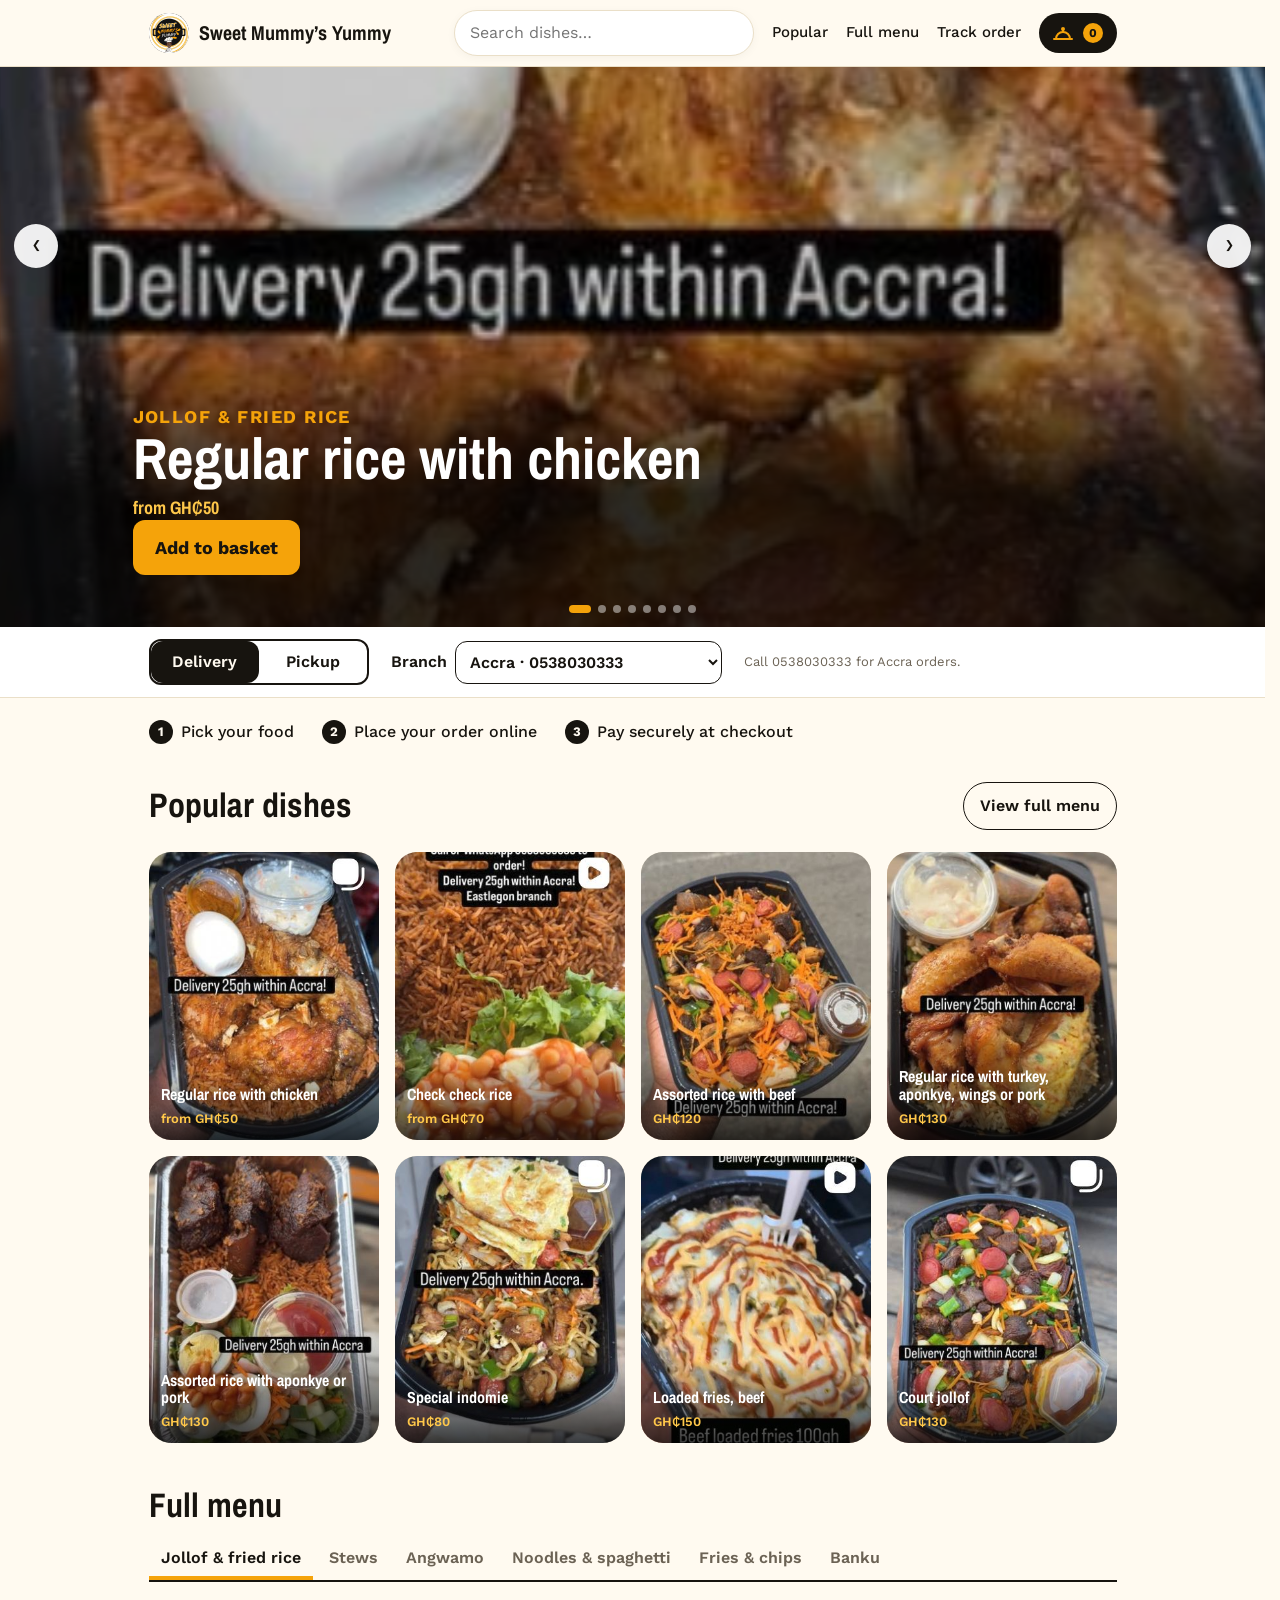
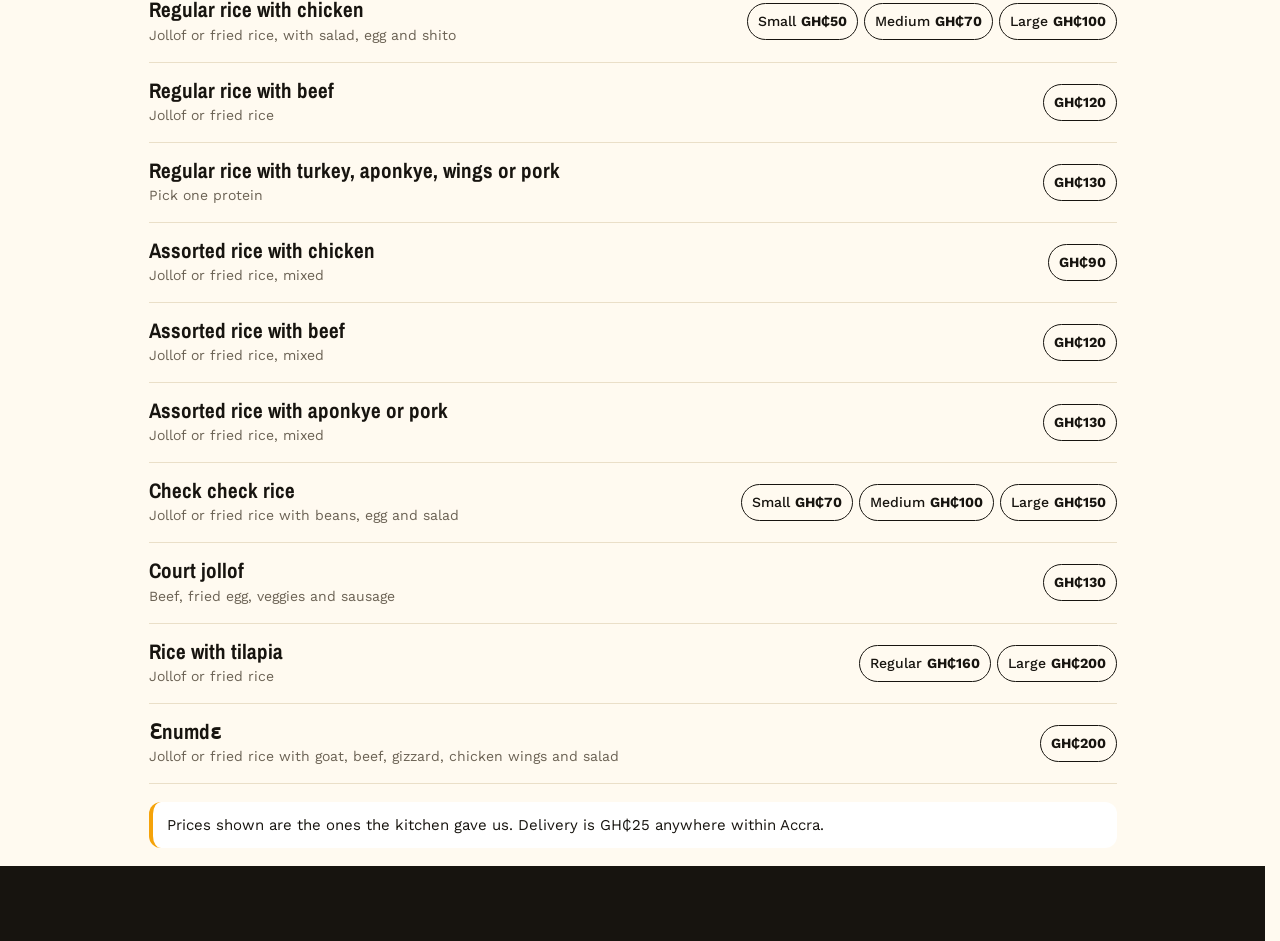
<file: index.html>
<!doctype html>
<html lang="en">
  <head>
    <meta charset="utf-8" />
    <meta
      name="viewport"
      content="width=device-width, initial-scale=1, viewport-fit=cover"
    />
    <title>
      Sweet Mummy’s Yummy – Jollof, fried rice and loaded fries in Accra
    </title>
    <meta name="theme-color" content="#17140f" />
    <link rel="preconnect" href="https://fonts.googleapis.com" />
    <link rel="preconnect" href="https://fonts.gstatic.com" crossorigin />
    <link
      rel="stylesheet"
      href="https://fonts.googleapis.com/css2?family=Archivo+Narrow:wght@500;700&family=Work+Sans:wght@400;500;600&display=swap"
    />
    <link rel="stylesheet" href="styles.css" />
  </head>
  <body>
    <header>
      <div class="bar">
        <a class="logo" href="#top"
          ><img id="logoimg" alt="" />Sweet Mummy’s Yummy</a
        >
        <div class="top-search">
          <input
            id="menuSearch"
            type="search"
            placeholder="Search dishes…"
            aria-label="Search dishes"
            autocomplete="off"
            aria-haspopup="dialog"
            aria-controls="searchModal"
          />
        </div>
        <a class="nl" href="#popular">Popular</a
        ><a class="nl" href="#menu">Full menu</a
        ><a class="nl" href="#trackModal" id="headerTrack">Track order</a>
        <button class="cartbtn" id="openCart" aria-label="Open basket">
          <svg
            class="ic"
            viewBox="0 0 24 24"
            fill="none"
            stroke="currentColor"
            stroke-width="2"
            stroke-linecap="round"
            stroke-linejoin="round"
            aria-hidden="true"
          >
            <path d="M3 18h18" />
            <path d="M5 18a7 7 0 0 1 14 0" />
            <path d="M12 11V9" />
            <circle cx="12" cy="8" r="1" /></svg
          ><span id="cnt" class="bdg">0</span>
        </button>
      </div>
    </header>

    <section class="hero" id="top">
      <h1 class="visually-hidden">
        Sweet Mummy’s Yummy — jollof, fried rice and loaded fries in Accra
      </h1>
      <div
        class="hero-carousel"
        id="heroCarousel"
        aria-roledescription="carousel"
        aria-label="Popular dishes"
      >
        <div class="hero-track" id="heroTrack"></div>
        <button
          class="hero-nav prev"
          id="heroPrev"
          type="button"
          aria-label="Previous popular dish"
        >
          ‹
        </button>
        <button
          class="hero-nav next"
          id="heroNext"
          type="button"
          aria-label="Next popular dish"
        >
          ›
        </button>
        <div class="hero-dots" id="heroDots" role="tablist"></div>
      </div>
    </section>
    <section class="obar">
      <div class="in">
        <div class="seg" role="group" aria-label="Order type">
          <button id="mDel" aria-pressed="true">Delivery</button
          ><button id="mPick" aria-pressed="false">Pickup</button>
        </div>
        <label
          >Branch
          <select id="branch"></select></label
        ><span class="hint" id="bhint"></span>
      </div>
    </section>

    <main>
      <ol class="how">
        <li>Pick your food</li>
        <li>Place your order online</li>
        <li>Pay securely at checkout</li>
      </ol>
      <section id="popular">
        <div class="section-head">
          <h2>Popular dishes</h2>
          <a class="btn alt menu-link" href="#menu">View full menu</a>
        </div>
        <div class="cards" id="cards"></div>
      </section>
      <section id="menu">
        <h2>Full menu</h2>
        <div class="tabs" role="tablist" id="tabs"></div>
        <div id="list"></div>
        <p class="note">
          Prices shown are the ones the kitchen gave us. Delivery is GH₵25
          anywhere within Accra.
        </p>
      </section>
    </main>

    <footer>
      <div>
        <span
          >Sweet Mummy’s Yummy · Eastlegon branch ·
          <a href="admin.html">Admin</a></span
        >
        <span
          >Call or WhatsApp <a href="tel:0538030333">0538030333</a> · Instagram
          <a href="https://instagram.com/sweetmummysyummy"
            >@sweetmummysyummy</a
          ></span
        >
      </div>
    </footer>

    <nav class="fnav" aria-label="Main">
      <a href="#top"
        ><svg
          class="ic"
          viewBox="0 0 24 24"
          fill="none"
          stroke="currentColor"
          stroke-width="2"
          stroke-linecap="round"
          stroke-linejoin="round"
          aria-hidden="true"
        >
          <path d="M4 11l8-7 8 7v9H4z" /></svg
        >Home</a
      ><a href="#popular"
        ><svg
          class="ic"
          viewBox="0 0 24 24"
          fill="none"
          stroke="currentColor"
          stroke-width="2"
          stroke-linecap="round"
          stroke-linejoin="round"
          aria-hidden="true"
        >
          <path d="M5 6h14M5 12h14M5 18h9" /></svg
        >Menu</a
      ><button id="navTrack" aria-label="Track order">
        <svg
          class="ic"
          viewBox="0 0 24 24"
          fill="none"
          stroke="currentColor"
          stroke-width="2"
          stroke-linecap="round"
          stroke-linejoin="round"
          aria-hidden="true"
        >
          <path d="M12 21s7-6 7-11a7 7 0 0 0-14 0c0 5 7 11 7 11z" />
          <circle cx="12" cy="10" r="2.5" /></svg
        >Track</button
      ><button id="navCart" aria-label="Open basket">
        <svg
          class="ic"
          viewBox="0 0 24 24"
          fill="none"
          stroke="currentColor"
          stroke-width="2"
          stroke-linecap="round"
          stroke-linejoin="round"
          aria-hidden="true"
        >
          <path d="M3 18h18" />
          <path d="M5 18a7 7 0 0 1 14 0" />
          <path d="M12 11V9" />
          <circle cx="12" cy="8" r="1" /></svg
        >Basket<span class="bdg cart-badge-secondary" id="cnt2">0</span>
      </button>
    </nav>
    <div class="toast" id="toast" role="status"></div>
    <div class="scrim" id="scrim"></div>
    <div
      class="modal search-modal"
      id="searchModal"
      role="dialog"
      aria-modal="true"
      aria-label="Search dishes"
      aria-hidden="true"
    >
      <div class="modal-card search-card">
        <div class="search-head">
          <input
            id="popupSearch"
            type="search"
            placeholder="Search dishes…"
            autocomplete="off"
            aria-label="Search dishes"
          />
          <button
            class="modal-close"
            id="closeSearch"
            aria-label="Close search"
          >
            ×
          </button>
        </div>
        <div id="searchResults" class="search-results" aria-live="polite"></div>
      </div>
    </div>
    <div
      class="modal"
      id="trackModal"
      role="dialog"
      aria-modal="true"
      aria-labelledby="trackTitle"
    >
      <div class="modal-card">
        <button
          class="modal-close"
          id="closeTrack"
          aria-label="Close tracking popup"
        >
          ×
        </button>
        <h2 id="trackTitle">Track your order</h2>
        <p class="sub">
          Enter the order code you received after placing your order.
        </p>
        <form id="tf">
          <input
            id="tref"
            placeholder="Order code, e.g. SMY-4821"
            aria-label="Order code"
            autocomplete="off"
          /><button class="btn">Track order</button>
        </form>
        <div id="tout" aria-live="polite"></div>
      </div>
    </div>
    <div
      class="modal"
      id="receiptModal"
      role="dialog"
      aria-modal="true"
      aria-labelledby="receiptTitle"
    >
      <div class="modal-card receipt-card">
        <button
          class="modal-close"
          id="closeReceipt"
          aria-label="Close receipt"
        >
          ×
        </button>
        <h2 id="receiptTitle">Order receipt</h2>
        <p class="sub">Thanks for ordering from Sweet Mummy’s Yummy.</p>
        <div id="receiptBody"></div>
        <div class="receipt-actions">
          <button class="btn" id="receiptTrack">Track this order</button
          ><button class="btn alt" id="receiptDone">Done</button
          ><button class="btn alt" id="printReceipt">Print receipt</button>
        </div>
        <p class="hint">
          Demo receipt only. This confirms the order was saved in this browser;
          no payment has been collected.
        </p>
      </div>
    </div>
    <aside id="cart" aria-label="Basket" aria-hidden="true">
      <div class="ah">
        <h2>Your basket</h2>
        <button class="btn alt" id="closeCart">Close</button>
      </div>
      <div class="ab">
        <div id="items"></div>
        <div id="totals"></div>
        <div id="co">
          <label for="basketBranch">Choose your branch</label>
          <select id="basketBranch"></select>
          <p class="hint" id="basketBranchHint">Select Accra, Kumasi or KNUST, Kumasi.</p>
          <label for="nm">Your name</label><input id="nm" autocomplete="name" />
          <label for="ph">Phone number</label
          ><input
            id="ph"
            type="tel"
            inputmode="tel"
            autocomplete="tel"
            placeholder="024 000 0000"
          />
          <div id="addrBox">
            <label for="ad">Delivery address or landmark</label
            ><textarea
              id="ad"
              rows="2"
              placeholder="House number, street, area"
            ></textarea>
          </div>
          <label for="nt">Notes (no pepper, extra egg…)</label
          ><textarea id="nt" rows="2"></textarea>
          <p class="err" id="err" role="alert"></p>
        </div>
      </div>
      <div class="af">
        <button class="btn" id="send">Place order</button>
        <p class="hint">
          Online checkout is prepared for payment-provider setup.
        </p>
      </div>
    </aside>

    <script src="app.js"></script>
  </body>
</html>
</file>
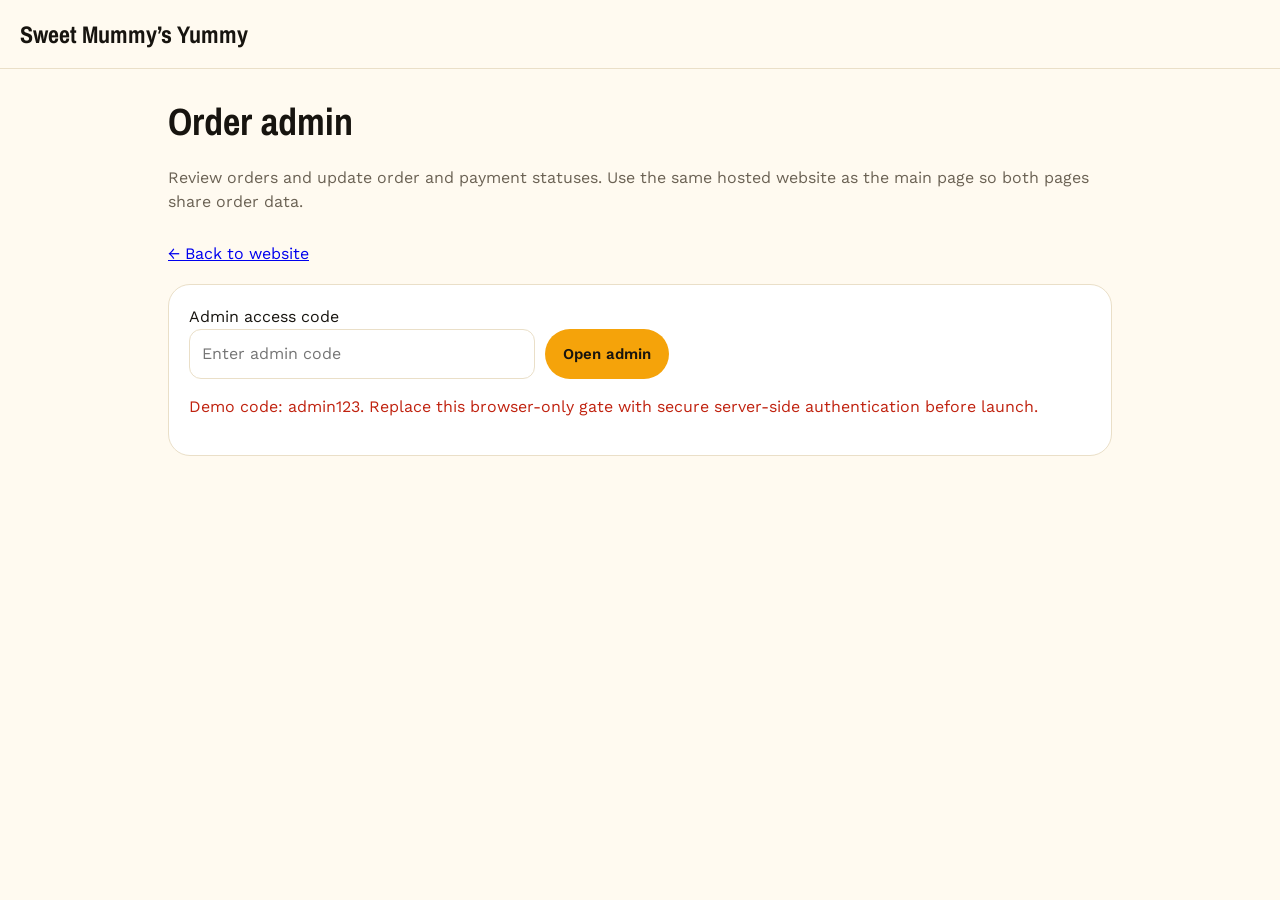
<file: admin.html>
<!doctype html>
<html lang="en">
  <head>
    <meta charset="utf-8" />
    <meta name="viewport" content="width=device-width, initial-scale=1" />
    <title>Sweet Mummy’s Yummy — Admin</title>
    <link rel="preconnect" href="https://fonts.googleapis.com" />
    <link
      rel="stylesheet"
      href="https://fonts.googleapis.com/css2?family=Archivo+Narrow:wght@500;700&family=Work+Sans:wght@400;500;600&display=swap"
    />
    <style>
      :root {
        --bg: #fffaf0;
        --ink: #17140f;
        --red: #f5a30a;
        --line: #eadfc8;
        --mute: #6b6254;
        --card: #fff;
      }
      * {
        box-sizing: border-box;
      }
      body {
        margin: 0;
        background: var(--bg);
        color: var(--ink);
        font:
          16px/1.5 "Work Sans",
          Arial,
          sans-serif;
      }
      header {
        border-bottom: 1px solid var(--line);
        padding: 18px 20px;
      }
      header a {
        color: inherit;
        text-decoration: none;
        font:
          700 24px "Archivo Narrow",
          Arial,
          sans-serif;
      }
      .wrap {
        max-width: 980px;
        margin: 0 auto;
        padding: 24px 18px 60px;
      }
      h1,
      h2,
      h3 {
        font-family: "Archivo Narrow", Arial, sans-serif;
      }
      h1 {
        font-size: 38px;
        margin: 0 0 6px;
      }
      h2 {
        font-size: 28px;
      }
      .muted {
        color: var(--mute);
      }
      .panel,
      .order {
        background: var(--card);
        border: 1px solid var(--line);
        border-radius: 22px;
        padding: 20px;
        margin-top: 18px;
      }
      input,
      select {
        width: 100%;
        padding: 12px;
        border: 1px solid var(--line);
        border-radius: 12px;
        background: white;
        font: inherit;
      }
      .btn {
        border: 0;
        border-radius: 999px;
        background: var(--red);
        color: var(--ink);
        padding: 12px 18px;
        font:
          600 15px "Work Sans",
          Arial,
          sans-serif;
        cursor: pointer;
      }
      .login {
        display: flex;
        gap: 10px;
        max-width: 480px;
      }
      .login input {
        flex: 1;
        min-width: 0;
      }
      .error {
        color: #c0220f;
        min-height: 1em;
      }
      .order h3 {
        margin: 0;
        font-size: 23px;
      }
      .order p {
        margin: 5px 0;
      }
      .order-controls {
        display: grid;
        grid-template-columns: 1fr 1fr;
        gap: 12px;
        margin-top: 16px;
      }
      .order-controls label {
        display: block;
        font-size: 13px;
        font-weight: 600;
        margin-bottom: 4px;
      }
      .toprow {
        display: flex;
        justify-content: space-between;
        align-items: center;
        gap: 12px;
        flex-wrap: wrap;
      }
      @media (max-width: 600px) {
        .login {
          flex-direction: column;
        }
        .order-controls {
          grid-template-columns: 1fr;
        }
        .wrap {
          padding: 20px 14px;
        }
      }
    
      /* polish */
      a,button{-webkit-tap-highlight-color:transparent;touch-action:manipulation}
      .panel{animation:rise .5s cubic-bezier(.22,1,.36,1) both}
      .order{transition:box-shadow .25s}
      .btn{transition:transform .18s cubic-bezier(.22,1,.36,1),background-color .2s,box-shadow .2s}
      input,select{transition:border-color .2s,box-shadow .2s}
      input:focus,select:focus{outline:none;border-color:var(--red);box-shadow:0 0 0 3px rgba(245,163,10,.25)}
      .btn:active{transform:scale(.96)}
      @media (hover:hover){
        .order:hover{box-shadow:0 14px 30px -16px rgba(23,20,15,.3)}
        .btn:hover{background:#d98a00;box-shadow:0 6px 16px -6px rgba(217,138,0,.6)}
      }
      @keyframes rise{from{opacity:0;transform:translateY(12px)}}
      @media (prefers-reduced-motion:reduce){*{animation:none!important;transition:none!important}}
    </style>
  </head>
  <body>
    <header>
      <a href="index.html">Sweet Mummy’s Yummy</a>
    </header>
    <main class="wrap">
      <div class="toprow">
        <div>
          <h1>Order admin</h1>
          <p class="muted">
            Review orders and update order and payment statuses. Use the same
            hosted website as the main page so both pages share order data.
          </p>
        </div>
        <a href="index.html">← Back to website</a>
      </div>
      <section class="panel" id="loginPanel">
        <label for="pin">Admin access code</label>
        <div class="login">
          <input
            id="pin"
            type="password"
            placeholder="Enter admin code"
          /><button class="btn" id="login">Open admin</button>
        </div>
        <p class="error" id="msg">
          Demo code: admin123. Replace this browser-only gate with secure
          server-side authentication before launch.
        </p>
      </section>
      <section id="orders" aria-live="polite"></section>
    </main>
    <script>
      const $ = (id) => document.getElementById(id);
      const esc = (s) =>
        String(s ?? "").replace(
          /[&<>"']/g,
          (c) =>
            ({
              "&": "&amp;",
              "<": "&lt;",
              ">": "&gt;",
              '"': "&quot;",
              "'": "&#39;",
            })[c],
        );
      const money = (n) => "GH₵" + Number(n || 0).toLocaleString("en-GH");
      const safe = (k, v) => {
        try {
          return v === undefined
            ? JSON.parse(localStorage.getItem(k))
            : localStorage.setItem(k, JSON.stringify(v));
        } catch (e) {
          return null;
        }
      };
      const STAGES = [
        { id: "statusa", label: "Order being processed" },
        { id: "statusb", label: "Order ready" },
        { id: "statusc", label: "Delivering on the way" },
        { id: "statusd", label: "Order received" },
      ];
      let unlocked = false;
      $("login").onclick = () => {
        if ($("pin").value === "admin123") {
          unlocked = true;
          $("msg").textContent = "Admin unlocked.";
          $("loginPanel").style.display = "none";
          draw();
        } else $("msg").textContent = "Incorrect access code.";
      };
      function draw() {
        if (!unlocked) return;
        const orders = safe("smy-orders") || [];
        if (!orders.length) {
          $("orders").innerHTML =
            '<div class="panel">No orders have been saved in this browser yet.</div>';
          return;
        }
        $("orders").innerHTML = orders
          .slice()
          .reverse()
          .map(
            (o) =>
              `<article class="order"><h3>${esc(o.ref)} · ${esc(o.name || "Customer")}</h3><p class="muted">${esc(o.phone || "")} · ${esc(o.mode || "")} · ${money(o.total)} · Payment: ${esc(o.paymentStatus || "pending")}</p><p><b>Items:</b> ${(o.lines || []).map((x) => `${esc(x.qty)} × ${esc(x.name)}${x.label ? " (" + esc(x.label) + ")" : ""}`).join(", ")}</p><p><b>Delivery:</b> ${esc(o.address || "Pickup")}${o.notes ? " · <b>Notes:</b> " + esc(o.notes) : ""}</p><p><b>Branch:</b> ${esc(o.branch || "")}</p><div class="order-controls"><div><label for="st-${esc(o.ref)}">Order status</label><select id="st-${esc(o.ref)}" data-ref="${esc(o.ref)}">${STAGES.map((s) => `<option value="${s.id}" ${s.id === (o.status || "statusa") ? "selected" : ""}>${s.id} — ${s.label}</option>`).join("")}</select></div><div><label for="pay-${esc(o.ref)}">Payment status</label><select id="pay-${esc(o.ref)}" data-pay-ref="${esc(o.ref)}"><option value="pending" ${(o.paymentStatus || "pending") === "pending" ? "selected" : ""}>Pending</option><option value="paid" ${o.paymentStatus === "paid" ? "selected" : ""}>Paid</option><option value="failed" ${o.paymentStatus === "failed" ? "selected" : ""}>Failed</option></select></div></div></article>`,
          )
          .join("");
        $("orders")
          .querySelectorAll("[data-ref]")
          .forEach(
            (sel) =>
              (sel.onchange = () => {
                const all = safe("smy-orders") || [];
                const o = all.find(
                  (x) => String(x.ref || "") === sel.dataset.ref,
                );
                if (o) {
                  o.status = String(sel.value).toLowerCase();
                  safe("smy-orders", all);
                  draw();
                }
              }),
          );
        $("orders")
          .querySelectorAll("[data-pay-ref]")
          .forEach(
            (sel) =>
              (sel.onchange = () => {
                const all = safe("smy-orders") || [];
                const o = all.find((x) => x.ref === sel.dataset.payRef);
                if (o) {
                  o.paymentStatus = sel.value;
                  safe("smy-orders", all);
                  draw();
                }
              }),
          );
      }
    </script>
  </body>
</html>
</file>
<file: styles.css>
:root {
  --bg: #f2f1ee;
  --ink: #1d1a18;
  --red: #b92d17;
  --red-d: #8f2110;
  --line: #d6d3cc;
  --mute: #625d57;
  --card: #fff;
  --on-red: #fff;
  --h: "Archivo Narrow", "Arial Narrow", Arial, sans-serif;
  --b: "Work Sans", Arial, sans-serif;
  box-sizing: border-box;
  padding-top: env(safe-area-inset-top, 0px);
  padding-bottom: env(safe-area-inset-bottom, 0px);
}
* {
  box-sizing: border-box;
}
html {
  scroll-padding-top: 70px;
  scroll-behavior: smooth;
}
body {
  margin: 0;
  background: var(--bg);
  color: var(--ink);
  font: 400 16px/1.5 var(--b);
}
button,
input,
select,
textarea {
  font: inherit;
  color: inherit;
}
a {
  color: inherit;
}
:focus-visible {
  outline: 3px solid var(--ink);
  outline-offset: 2px;
}
header {
  position: sticky;
  top: 0;
  z-index: 5;
  background: var(--bg);
  border-bottom: 1px solid var(--line);
}
.bar {
  max-width: 1000px;
  margin: 0 auto;
  padding: 10px 16px;
  display: flex;
  align-items: center;
  gap: 18px;
}
.logo {
  font: 700 22px/1 var(--h);
  text-decoration: none;
  margin-right: auto;
}
.bar a.nl {
  text-decoration: none;
  font-weight: 500;
  font-size: 15px;
}
.cartbtn {
  background: var(--ink);
  color: var(--bg);
  border: 0;
  padding: 9px 14px;
  font-weight: 600;
  cursor: pointer;
  border-radius: 2px;
}
.hero {
  background: var(--red);
  color: var(--on-red);
}
.hero .in {
  max-width: 1000px;
  margin: 0 auto;
  padding: 40px 16px 34px;
  display: grid;
  gap: 28px;
  grid-template-columns: 1.2fr 1fr;
}
h1 {
  font: 700 clamp(38px, 7vw, 68px)/0.98 var(--h);
  margin: 0 0 14px;
  letter-spacing: -0.5px;
}
.hero p {
  margin: 0;
  max-width: 44ch;
  font-size: 17px;
}
.pick {
  background: var(--card);
  color: var(--ink);
  padding: 18px;
  border-radius: 2px;
  align-self: start;
}
.pick label {
  display: block;
  font-weight: 600;
  font-size: 14px;
  margin: 12px 0 4px;
}
.pick label:first-child {
  margin-top: 0;
}
.seg {
  display: flex;
  border: 2px solid var(--ink);
  border-radius: 2px;
}
.seg button {
  flex: 1;
  border: 0;
  background: none;
  padding: 9px;
  font-weight: 600;
  cursor: pointer;
}
.seg button[aria-pressed="true"] {
  background: var(--ink);
  color: var(--bg);
}
select,
input,
textarea {
  width: 100%;
  padding: 10px;
  border: 1px solid var(--ink);
  background: var(--card);
  border-radius: 2px;
}
.hint {
  font-size: 13px;
  color: var(--mute);
  margin: 6px 0 0;
}
main {
  max-width: 1000px;
  margin: 0 auto;
  padding: 0 16px;
}
h2 {
  font: 700 34px/1.1 var(--h);
  margin: 44px 0 12px;
}
.tabs {
  display: flex;
  gap: 4px;
  overflow-x: auto;
  border-bottom: 2px solid var(--ink);
  position: sticky;
  top: 49px;
  background: var(--bg);
  z-index: 4;
  scrollbar-width: none;
}
.tabs button {
  background: none;
  border: 0;
  padding: 10px 12px;
  font-weight: 600;
  white-space: nowrap;
  cursor: pointer;
  color: var(--mute);
}
.tabs button[aria-selected="true"] {
  color: var(--ink);
  box-shadow: inset 0 -4px 0 var(--red);
}
.row {
  display: grid;
  grid-template-columns: 1fr auto;
  gap: 10px 18px;
  padding: 16px 0;
  border-bottom: 1px solid var(--line);
}
.row h3 {
  font: 700 21px/1.15 var(--h);
  margin: 0;
}
.row p {
  margin: 2px 0 0;
  color: var(--mute);
  font-size: 14px;
}
.opts {
  display: flex;
  gap: 6px;
  flex-wrap: wrap;
  justify-content: flex-end;
  align-content: center;
}
.opt {
  border: 1.5px solid var(--ink);
  background: none;
  padding: 7px 10px;
  cursor: pointer;
  font-weight: 500;
  font-size: 14px;
  border-radius: 2px;
  white-space: nowrap;
}
.opt:hover {
  background: var(--ink);
  color: var(--bg);
}
.opt b {
  font-weight: 700;
}
.opt i {
  font-style: normal;
  color: var(--red);
  font-weight: 700;
  margin-left: 4px;
}
.note {
  background: var(--card);
  border-left: 4px solid var(--red);
  padding: 12px 14px;
  margin: 18px 0;
  font-size: 15px;
}
.track {
  background: var(--card);
  padding: 20px;
  border-radius: 2px;
  margin-bottom: 60px;
}
.track form {
  display: flex;
  gap: 8px;
  margin-bottom: 16px;
}
.track input {
  max-width: 240px;
}
.btn {
  background: var(--red);
  color: var(--on-red);
  border: 0;
  padding: 11px 16px;
  font-weight: 600;
  cursor: pointer;
  border-radius: 2px;
}
.btn:hover {
  background: var(--red-d);
}
.btn.alt {
  background: none;
  color: var(--ink);
  border: 1.5px solid var(--ink);
}
.steps {
  list-style: none;
  margin: 12px 0;
  padding: 0;
  border-left: 3px solid var(--line);
}
.steps li {
  padding: 2px 0 14px 16px;
  position: relative;
  color: var(--mute);
}
.steps li:before {
  content: "";
  position: absolute;
  left: -9px;
  top: 5px;
  width: 15px;
  height: 15px;
  background: var(--bg);
  border: 3px solid var(--line);
  border-radius: 50%;
}
.steps {
  border-left: 0;
  display: flex;
  flex-direction: column;
  gap: 0;
}
.steps li {
  display: flex;
  align-items: flex-start;
  gap: 12px;
  padding: 0 0 18px;
  color: #777;
  position: relative;
  font-weight: 400;
}
.steps li:last-child {
  padding-bottom: 0;
}
.steps li:before {
  content: none;
}
.step-icon {
  width: 26px;
  height: 26px;
  flex: 0 0 26px;
  border-radius: 50%;
  display: grid;
  place-items: center;
  background: #e5e5e5;
  color: #777;
  font-size: 15px;
  font-weight: 800;
  z-index: 1;
}
.steps li.on {
  color: var(--ink);
  font-weight: 600;
}
.steps li.on .step-icon {
  background: #198754;
  color: #fff;
}
.step-copy {
  padding-top: 3px;
}
.step-code {
  display: block;
  color: var(--mute);
  font-size: 12px;
  font-weight: 500;
}
.order-placed-badge {
  display: inline-flex;
  align-items: center;
  gap: 6px;
  background: #c62828;
  color: #fff;
  border-radius: 999px;
  padding: 5px 10px;
  font-size: 12px;
  font-weight: 700;
  margin: 4px 0 10px;
}
.order-placed-badge:before {
  content: "";
  width: 7px;
  height: 7px;
  border-radius: 50%;
  background: #fff;
}
footer {
  background: var(--ink);
  color: var(--bg);
  padding: 26px 16px;
  font-size: 15px;
}
footer div {
  max-width: 1000px;
  margin: 0 auto;
  display: flex;
  flex-wrap: wrap;
  gap: 8px 28px;
  justify-content: space-between;
}
aside {
  position: fixed;
  inset: 0 0 0 auto;
  width: min(420px, 100%);
  background: var(--card);
  z-index: 9;
  transform: translateX(105%);
  transition: transform 0.22s;
  display: flex;
  flex-direction: column;
  border-left: 2px solid var(--ink);
  padding-top: env(safe-area-inset-top, 0px);
}
aside.open {
  transform: none;
}
.ah {
  display: flex;
  justify-content: space-between;
  align-items: center;
  padding: 14px 16px;
  border-bottom: 1px solid var(--line);
}
.ah h2 {
  margin: 0;
  font-size: 26px;
}
.ab {
  flex: 1;
  overflow: auto;
  padding: 8px 16px 16px;
}
.li {
  display: grid;
  grid-template-columns: 1fr auto;
  gap: 4px 10px;
  padding: 10px 0;
  border-bottom: 1px solid var(--line);
}
.li small {
  color: var(--mute);
}
.q {
  display: flex;
  align-items: center;
  gap: 8px;
}
.q button {
  width: 30px;
  height: 30px;
  border: 1.5px solid var(--ink);
  background: none;
  cursor: pointer;
  font-weight: 700;
  border-radius: 2px;
}
.sum {
  display: flex;
  justify-content: space-between;
  padding: 4px 0;
}
.sum.t {
  font: 700 22px var(--h);
  border-top: 2px solid var(--ink);
  margin-top: 6px;
  padding-top: 8px;
}
.ab label {
  display: block;
  font-weight: 600;
  font-size: 14px;
  margin: 12px 0 4px;
}
.err {
  color: var(--red);
  font-size: 14px;
  margin: 6px 0 0;
  min-height: 1em;
}
.af {
  padding: 12px 16px calc(12px + env(safe-area-inset-bottom, 0px));
  border-top: 1px solid var(--line);
}
.af .btn {
  width: 100%;
  font-size: 17px;
  padding: 14px;
}
.scrim {
  position: fixed;
  inset: 0;
  background: rgba(0, 0, 0, 0.45);
  z-index: 8;
  display: none;
}
.scrim.on {
  display: block;
}
.empty {
  padding: 28px 0;
  color: var(--mute);
}
@media (max-width: 720px) {
  .hero .in {
    grid-template-columns: 1fr;
    padding-top: 28px;
  }
  .row {
    grid-template-columns: 1fr;
  }
  .opts {
    justify-content: flex-start;
  }
  .bar a.nl {
    display: none;
  }
}
@media (prefers-reduced-motion: reduce) {
  * {
    transition: none !important;
    scroll-behavior: auto !important;
  }
}

:root {
  --bg: #fbf4ea;
  --red: #b8300f;
}
.hero {
  background: #7a1c0c;
}
.hero .in {
  grid-template-columns: 1.1fr 0.9fr;
  align-items: center;
  padding: 34px 16px;
}
.hero img {
  width: 100%;
  height: 380px;
  object-fit: cover;
  border-radius: 4px;
  display: block;
}
.hero p {
  font-size: 18px;
}
.cta {
  display: inline-block;
  margin-top: 20px;
  background: #ffc23d;
  color: #2a1209;
  font-weight: 700;
  padding: 14px 22px;
  text-decoration: none;
  border-radius: 3px;
  font-size: 18px;
}
.obar {
  background: var(--card);
  border-bottom: 1px solid var(--line);
}
.obar .in {
  max-width: 1000px;
  margin: 0 auto;
  padding: 12px 16px;
  display: flex;
  gap: 14px 22px;
  align-items: center;
  flex-wrap: wrap;
}
.obar .seg {
  min-width: 220px;
}
.obar label {
  display: flex;
  gap: 8px;
  align-items: center;
  font-weight: 600;
}
.obar select {
  width: auto;
}
.obar .hint {
  margin: 0;
}
.how {
  display: flex;
  gap: 10px 28px;
  flex-wrap: wrap;
  list-style: none;
  padding: 0;
  margin: 22px 0 0;
  counter-reset: s;
  font-weight: 500;
}
.how li {
  counter-increment: s;
  display: flex;
  gap: 8px;
  align-items: center;
}
.how li:before {
  content: counter(s);
  background: var(--ink);
  color: var(--bg);
  width: 24px;
  height: 24px;
  border-radius: 50%;
  display: grid;
  place-items: center;
  font-size: 13px;
  font-weight: 700;
}
.cards {
  display: grid;
  grid-template-columns: repeat(4, 1fr);
  gap: 14px;
}
.fc {
  background: var(--card);
  border: 1px solid var(--line);
  border-radius: 4px;
  overflow: hidden;
  display: flex;
  flex-direction: column;
}
.fc img {
  aspect-ratio: 1/1;
  width: 100%;
  object-fit: cover;
  display: block;
}
.fc .tx {
  padding: 10px 12px 12px;
  display: flex;
  flex-direction: column;
  gap: 6px;
  flex: 1;
}
.fc h3 {
  font: 700 20px/1.1 var(--h);
  margin: 0;
}
.fc p {
  margin: 0;
  font-size: 14px;
  color: var(--mute);
}
.fc .pr {
  font: 700 20px var(--h);
  color: var(--red);
}
.fc select {
  padding: 8px;
}
.fc .btn {
  margin-top: auto;
  width: 100%;
}
.sub {
  color: var(--mute);
  margin: 0 0 14px;
}
.mbar {
  display: none;
  position: fixed;
  left: 0;
  right: 0;
  bottom: 0;
  z-index: 6;
  background: var(--ink);
  color: var(--bg);
  padding: 10px 16px calc(10px + env(safe-area-inset-bottom, 0px));
  justify-content: space-between;
  align-items: center;
  font-weight: 600;
}
.toast {
  position: fixed;
  left: 50%;
  bottom: 84px;
  transform: translateX(-50%);
  background: var(--ink);
  color: var(--bg);
  padding: 9px 16px;
  border-radius: 3px;
  z-index: 20;
  opacity: 0;
  pointer-events: none;
  transition: opacity 0.2s;
  font-weight: 500;
}
.toast.on {
  opacity: 1;
}
@media (max-width: 720px) {
  .hero img {
    height: 240px;
  }
  .cards {
    grid-template-columns: repeat(2, 1fr);
    gap: 10px;
  }
  .mbar.on {
    display: flex;
  }
  main {
    padding-bottom: 70px;
  }
  .fc h3 {
    font-size: 18px;
  }
  .obar .seg {
    width: 100%;
  }
}

:root {
  --bg: #fffaf0;
  --line: #eadfc8;
  --mute: #6b6254;
  --red: #f5a30a;
  --red-d: #d98a00;
  --on-red: #17140f;
  --ink: #17140f;
  color-scheme: light;
}
.hero {
  background: #17140f;
  color: #fff;
}
.hero img {
  border-radius: 22px;
}
.cta {
  background: var(--red);
  color: #17140f;
  border-radius: 14px;
}
.logo {
  display: flex;
  align-items: center;
  gap: 10px;
  font-size: 20px;
}
.logo img {
  width: 40px;
  height: 40px;
  border-radius: 50%;
}
.tabs {
  top: 61px;
}
.cartbtn {
  display: flex;
  gap: 8px;
  align-items: center;
  border-radius: 999px;
  padding: 8px 14px 8px 12px;
  background: var(--ink);
  color: #fff;
}
.cartbtn .ic {
  color: var(--red);
}
.section-head {
  display: flex;
  align-items: center;
  justify-content: space-between;
  gap: 12px;
  flex-wrap: wrap;
  position: sticky;
  top: 61px;
  z-index: 4;
  background: var(--bg);
  padding: 10px 0 12px;
  margin: 28px 0 10px;
}
.section-head h2 {
  margin: 0;
}
.menu-link {
  display: inline-flex;
  gap: 8px;
  align-items: center;
  text-decoration: none;
  white-space: nowrap;
}
.bdg {
  min-width: 20px;
  height: 20px;
  border-radius: 10px;
  background: var(--red);
  color: #17140f;
  font: 700 12px/20px var(--b);
  text-align: center;
  padding: 0 5px;
}
.cart-badge-secondary {
  display: none;
}
.btn,
.opt,
.seg,
.seg button,
.note,
.track,
.q button,
select,
input,
textarea,
.cta {
  border-radius: 12px;
}
.seg {
  overflow: hidden;
}
.btn,
.opt {
  border-radius: 999px;
}
.opt i,
.fc .pr,
.err {
  color: #a55f00;
}
.err {
  color: #c0220f;
}
.cards {
  gap: 16px;
}
.fc {
  position: relative;
  display: block;
  border: 0;
  border-radius: 22px;
  overflow: hidden;
  background: #eadfc8;
  aspect-ratio: 4/5;
}
.fc img {
  position: absolute;
  inset: 0;
  width: 100%;
  height: 100%;
  aspect-ratio: auto;
  object-fit: cover;
}
.fc .ov {
  position: absolute;
  left: 0;
  right: 0;
  bottom: 0;
  padding: 30px 12px 10px;
  background: linear-gradient(transparent, rgba(0, 0, 0, 0.75));
  color: #fff;
  pointer-events: none;
}
.fc .ov h3 {
  font: 700 16px/1.1 var(--h);
  margin: 0 0 2px;
  color: #fff;
}
.fc .ov span {
  font-size: 13px;
  font-weight: 600;
  color: #ffc84a;
}
.plus {
  position: absolute;
  top: 10px;
  right: 10px;
  width: 42px;
  height: 42px;
  border-radius: 50%;
  border: 0;
  background: var(--red);
  color: #17140f;
  font: 600 26px/1 var(--b);
  cursor: pointer;
  display: grid;
  place-items: center;
  padding: 0 0 3px;
}
@media (hover: hover) {
  .plus {
    opacity: 0;
    transform: scale(0.85);
    transition:
      opacity 0.15s,
      transform 0.15s;
  }
  .fc:hover .plus,
  .plus:focus-visible {
    opacity: 1;
    transform: none;
  }
}
.sz {
  position: absolute;
  left: 8px;
  right: 8px;
  bottom: 8px;
  background: #fff;
  border-radius: 16px;
  padding: 8px;
  display: none;
  gap: 6px;
  flex-wrap: wrap;
}
.sz.on {
  display: flex;
}
.sz button {
  flex: 1;
  border: 0;
  background: #fff1cc;
  color: #17140f;
  border-radius: 999px;
  padding: 7px 6px;
  font-weight: 600;
  font-size: 13px;
  cursor: pointer;
  white-space: nowrap;
}
.fnav {
  display: none;
}
.ic {
  width: 24px;
  height: 24px;
}
@media (max-width: 720px) {
  .fnav {
    display: flex;
    position: fixed;
    left: 12px;
    right: 12px;
    bottom: calc(12px + env(safe-area-inset-bottom, 0px));
    z-index: 7;
    background: #17140f;
    border-radius: 28px;
    padding: 8px 10px;
    justify-content: space-around;
  }
  .fnav a,
  .fnav button {
    flex: 1;
    display: flex;
    flex-direction: column;
    align-items: center;
    gap: 2px;
    color: #fff;
    text-decoration: none;
    background: none;
    border: 0;
    font-size: 11px;
    font-weight: 600;
    position: relative;
    padding: 4px 0;
    cursor: pointer;
  }
  .fnav .ic {
    color: var(--red);
  }
  .fnav .bdg {
    position: absolute;
    top: -4px;
    left: calc(50% + 6px);
  }
  .cartbtn {
    display: none;
  }
  .toast {
    bottom: 96px;
  }
  main {
    padding-bottom: 100px;
  }
  footer {
    padding-bottom: 100px;
  }
  .cards {
    gap: 10px;
  }
  .fc .ov h3 {
    font-size: 15px;
  }
}

/* Search stays in the sticky navbar while scrolling */
.top-search {
  flex: 1;
  min-width: 140px;
  max-width: 300px;
}
.top-search input {
  width: 100%;
  padding: 10px 15px;
  border: 1px solid var(--line);
  border-radius: 999px;
  background: #fff;
  box-shadow: 0 2px 10px rgba(23, 20, 15, 0.04);
}
.receipt-card {
  width: min(520px, 100%);
}
.receipt-meta {
  display: grid;
  grid-template-columns: 1fr 1fr;
  gap: 8px;
  margin: 14px 0;
}
.receipt-meta div {
  background: #f4eee2;
  padding: 10px 12px;
  border-radius: 12px;
  overflow-wrap: anywhere;
}
.receipt-lines {
  border-top: 1px solid var(--line);
  border-bottom: 1px solid var(--line);
  padding: 8px 0;
  margin: 12px 0;
}
.receipt-line,
.receipt-total {
  display: flex;
  justify-content: space-between;
  gap: 14px;
  padding: 5px 0;
}
.receipt-total {
  font-weight: 700;
  border-top: 2px solid var(--ink);
  margin-top: 6px;
  padding-top: 10px;
}
.receipt-actions {
  display: flex;
  flex-wrap: wrap;
  gap: 8px;
  margin-top: 16px;
}
.receipt-actions .btn {
  flex: 1;
}
@media (max-width: 720px) {
  .bar {
    gap: 10px;
    flex-wrap: wrap;
  }
  .logo {
    margin-right: 0;
    font-size: 18px;
  }
  .top-search {
    order: 3;
    flex: 1 0 100%;
    max-width: none;
  }
  .bar a.nl {
    display: none;
  }
  .tabs {
    top: 112px;
  }
  .receipt-meta {
    grid-template-columns: 1fr;
  }
}

/* Rounded, centered popups instead of a side drawer */
.searchbox {
  margin: 0 0 16px;
}
.searchbox input {
  border: 1px solid var(--line);
  border-radius: 999px;
  padding: 13px 18px;
  background: #fff;
  max-width: 100%;
  box-shadow: 0 2px 10px rgba(23, 20, 15, 0.04);
}
aside#cart {
  inset: 50% auto auto 50%;
  width: min(520px, calc(100% - 28px));
  height: min(86vh, 760px);
  max-height: calc(100dvh - 28px);
  border: 0;
  border-radius: 26px;
  overflow: hidden;
  transform: translate(-50%, -46%) scale(0.98);
  opacity: 0;
  visibility: hidden;
  box-shadow: 0 24px 80px rgba(0, 0, 0, 0.24);
  transition:
    transform 0.2s,
    opacity 0.2s,
    visibility 0.2s;
  padding-top: 0;
}
aside#cart.open {
  transform: translate(-50%, -50%) scale(1);
  opacity: 1;
  visibility: visible;
}
.scrim {
  z-index: 8;
  backdrop-filter: blur(3px);
}
aside#cart {
  z-index: 9;
}
.ah {
  padding: 18px 20px;
}
.ab {
  padding: 10px 20px 18px;
}
.af {
  padding: 14px 20px 18px;
}
.modal {
  position: fixed;
  inset: 0;
  z-index: 12;
  display: none;
  align-items: center;
  justify-content: center;
  padding: 18px;
  background: rgba(0, 0, 0, 0.48);
  backdrop-filter: blur(3px);
}
.modal.on {
  display: flex;
}
.modal-card {
  width: min(480px, 100%);
  max-height: 85vh;
  overflow: auto;
  background: var(--bg);
  border-radius: 26px;
  padding: 24px;
  box-shadow: 0 24px 80px rgba(0, 0, 0, 0.25);
}
.modal-card h2 {
  margin: 0 0 10px;
  font-size: 30px;
}
.modal-card form {
  display: flex;
  gap: 8px;
  margin: 16px 0;
}
.modal-card form input {
  min-width: 0;
  flex: 1;
  border-radius: 14px;
}
.modal-card .btn {
  white-space: nowrap;
}
.modal-card {
  position: relative;
}
.modal-close {
  float: none;
  flex: 0 0 44px;
  width: 44px;
  height: 44px;
  border: 1px solid var(--line);
  background: #fff;
  border-radius: 50%;
  font-size: 28px;
  line-height: 1;
  cursor: pointer;
  display: grid;
  place-items: center;
  padding: 0 0 3px;
  color: var(--ink);
}
.modal-card > .modal-close {
  position: absolute;
  top: 14px;
  right: 14px;
}
.modal-card > h2 {
  padding-right: 48px;
}
@media (max-width: 720px) {
  aside#cart {
    width: calc(100% - 24px);
    height: min(88dvh, 760px);
    max-height: calc(100dvh - 24px);
  }
  .modal-card {
    padding: 20px;
  }
  .modal-card form {
    flex-direction: column;
  }
  .modal-card form .btn {
    width: 100%;
  }
}

/* Search popup: complete food-result cards */
.search-modal {
  z-index: 14;
  overflow: hidden;
}
.search-modal .search-card {
  width: min(900px, 100%);
  max-height: min(88vh, 900px);
  display: flex;
  flex-direction: column;
  gap: 12px;
  background: #fffaf0;
  padding-top: 16px;
  overflow: hidden;
}
.search-head {
  display: flex;
  align-items: center;
  gap: 10px;
  position: sticky;
  top: 0;
  z-index: 2;
  background: #fffaf0;
  padding: 0 0 4px;
}
.search-head input {
  flex: 1;
  min-width: 0;
  width: auto;
  border: 1px solid var(--line);
  border-radius: 999px;
  padding: 12px 16px;
  background: #fff;
  outline-offset: 3px;
}
.search-head .modal-close {
  position: static;
}
.search-results {
  display: grid;
  grid-template-columns: repeat(2, minmax(0, 1fr));
  gap: 12px;
  overflow-y: auto;
  min-height: 0;
  flex: 1;
  max-height: none;
  padding: 2px 3px 4px 0;
  align-content: start;
}
.search-result-count {
  grid-column: 1 / -1;
  color: var(--mute);
  font-size: 13px;
  margin: 0 0 1px;
}
.search-result {
  display: grid;
  grid-template-columns: 112px minmax(0, 1fr);
  gap: 12px;
  min-width: 0;
  min-height: 10rem;
  padding: 10px;
  border: 1px solid var(--line);
  border-radius: 18px;
  background: #fff;
  overflow: hidden;
}
.search-result > img {
  display: block;
  width: 112px;
  height: 112px;
  object-fit: cover;
  border-radius: 12px;
  background: #f0e8dc;
}
.search-result-copy {
  min-width: 0;
  display: flex;
  flex-direction: column;
  align-items: flex-start;
  gap: 5px;
}
.search-result-copy .search-category {
  margin: 0;
  color: var(--red);
  text-transform: uppercase;
  font-size: 10px;
  line-height: 1.3;
  letter-spacing: 0.05em;
  font-weight: 700;
}
.search-result-copy h3 {
  margin: 0;
  font: 700 19px/1.1 var(--h);
  overflow-wrap: anywhere;
}
.search-result-copy > p:not(.search-category) {
  margin: 0;
  color: var(--mute);
  font-size: 12px;
  line-height: 1.4;
}
.search-add-options {
  display: flex;
  flex-wrap: wrap;
  gap: 6px;
  margin-top: auto;
  padding-top: 5px;
  width: 100%;
}
.search-add-options .search-add {
  display: inline-flex;
  align-items: center;
  justify-content: center;
  width: auto;
  max-width: 100%;
  white-space: normal;
  text-align: center;
  border: 1px solid #eadfc8;
  background: #fff1cc;
  color: #2a1209;
  border-radius: 999px;
  padding: 7px 10px;
  font-size: 12px;
  line-height: 1.25;
}
.search-add-options .search-add:hover {
  background: #ffc23d;
  border-color: #ffc23d;
}
.search-results .empty {
  grid-column: 1 / -1;
  text-align: center;
  padding: 30px 12px;
  background: #fff;
  border: 1px dashed var(--line);
  border-radius: 16px;
}
#basketBranch {
  width: 100%;
}
@media (max-width: 720px) {
  .search-modal {
    padding: 0;
    align-items: stretch;
    justify-content: stretch;
  }
  .search-modal .search-card {
    width: 100%;
    max-width: none;
    height: 100dvh;
    max-height: 100dvh;
    padding: calc(10px + env(safe-area-inset-top, 0px)) 14px
      calc(14px + env(safe-area-inset-bottom, 0px));
    border-radius: 0;
    overflow: hidden;
  }
  .section-head {
    top: 112px;
  }
  .section-head h2 {
    font-size: 26px;
  }
  .search-results {
    grid-template-columns: 1fr;
    max-height: none;
  }
  .search-result {
    grid-template-columns: 94px minmax(0, 1fr);
    gap: 10px;
    padding: 9px;
    border-radius: 15px;
  }
  .search-result > img {
    width: 94px;
    height: 100px;
  }
  .search-result-copy h3 {
    font-size: 18px;
  }
  .search-result-copy > p:not(.search-category) {
    font-size: 12px;
  }
}
@media (max-width: 360px) {
  .search-result {
    grid-template-columns: 78px minmax(0, 1fr);
  }
  .search-result > img {
    width: 78px;
    height: 90px;
  }
  .search-add-options .search-add {
    padding: 6px 8px;
    font-size: 11px;
  }
}

.visually-hidden {
  position: absolute;
  width: 1px;
  height: 1px;
  padding: 0;
  margin: -1px;
  overflow: hidden;
  clip: rect(0, 0, 0, 0);
  white-space: nowrap;
  border: 0;
}
.hero {
  position: relative;
  overflow: hidden;
  background: #17140f;
}
.hero-carousel {
  position: relative;
}
.hero-track {
  display: flex;
  transition: transform 0.55s cubic-bezier(0.22, 1, 0.36, 1);
  will-change: transform;
}
.hero-slide {
  min-width: 100%;
  position: relative;
  color: #fff;
}
.hero-slide img {
  width: 100%;
  height: min(72vh, 560px);
  object-fit: cover;
  display: block;
  filter: brightness(0.78);
}
.hero-copy {
  position: absolute;
  left: 0;
  right: 0;
  bottom: 0;
  padding: 72px 56px 52px;
  background: linear-gradient(transparent, rgba(0, 0, 0, 0.78) 55%);
}
.hero-copy-inner {
  max-width: 1000px;
  margin: 0 auto;
}
.hero-kicker {
  margin: 0 0 6px;
  font-size: 12px;
  letter-spacing: 0.08em;
  text-transform: uppercase;
  font-weight: 700;
  color: var(--red);
}
.hero-copy h2 {
  margin: 0 0 8px;
  color: #fff;
  font: 700 clamp(32px, 6vw, 58px)/0.98 var(--h);
}
.hero-price {
  margin: 0 0 16px;
  font: 700 22px var(--h);
  color: #ffc84a;
}
.hero-actions {
  display: flex;
  flex-wrap: wrap;
  gap: 10px;
  align-items: center;
}
.hero-actions .cta {
  margin-top: 0;
  border: 0;
  cursor: pointer;
}
.hero-actions .cta.ghost {
  background: transparent;
  color: #fff;
  border: 1.5px solid rgba(255, 255, 255, 0.65);
}
.hero-nav {
  position: absolute;
  top: 32%;
  transform: translateY(-50%);
  width: 44px;
  height: 44px;
  border: 0;
  border-radius: 50%;
  background: rgba(255, 255, 255, 0.92);
  color: #17140f;
  font-size: 28px;
  line-height: 1;
  cursor: pointer;
  z-index: 2;
  display: grid;
  place-items: center;
  padding: 0 0 4px;
}
.hero-nav.prev {
  left: 14px;
}
.hero-nav.next {
  right: 14px;
}
.hero-dots {
  position: absolute;
  left: 0;
  right: 0;
  bottom: 14px;
  display: flex;
  justify-content: center;
  gap: 7px;
  z-index: 2;
}
.hero-dots button {
  width: 8px;
  height: 8px;
  padding: 0;
  border: 0;
  border-radius: 50%;
  background: rgba(255, 255, 255, 0.45);
  cursor: pointer;
}
.hero-dots button[aria-selected="true"] {
  background: var(--red);
  width: 22px;
  border-radius: 999px;
}
.hero-sz {
  display: none;
  flex-wrap: wrap;
  gap: 8px;
}
.hero-sz:not([hidden]) {
  display: flex;
}
.hero-slide[aria-hidden="true"] {
  pointer-events: none;
}
.hero-sz button {
  border: 0;
  background: #fff1cc;
  color: #17140f;
  border-radius: 999px;
  padding: 10px 14px;
  font-weight: 600;
  cursor: pointer;
}
@media (max-width: 900px) {
  .cards {
    grid-template-columns: repeat(3, 1fr);
  }
}
@media (max-width: 720px) {
  .hero-slide img {
    height: min(46vh, 340px);
  }
  .hero-copy {
    padding: 48px 16px 40px;
  }
  .hero-copy h2 {
    font-size: clamp(26px, 8vw, 36px);
  }
  .hero-nav {
    top: 24%;
    width: 36px;
    height: 36px;
    font-size: 24px;
  }
  .hero-nav.prev {
    left: 8px;
  }
  .hero-nav.next {
    right: 8px;
  }
  .cards {
    grid-template-columns: repeat(2, 1fr);
  }
}
@media (max-width: 420px) {
  .hero-slide img {
    height: min(54vh, 340px);
  }
  .section-head .menu-link {
    padding: 8px 12px;
    font-size: 14px;
  }
}
@media (prefers-reduced-motion: reduce) {
  .hero-track {
    transition: none;
  }
}

/* =========================================================
   Motion, polish & overlap fixes
   ========================================================= */
:root {
  --ease: cubic-bezier(0.22, 1, 0.36, 1);
  padding-top: 0; /* header now handles the notch inset */
}
html {
  scroll-padding-top: calc(var(--hh, 61px) + 6px);
  scrollbar-gutter: stable;
}
body {
  overflow-x: clip;
}
body.lock {
  overflow: hidden;
}
a,
button,
select,
[role="tab"] {
  -webkit-tap-highlight-color: transparent;
  touch-action: manipulation;
}

/* --- sticky offsets follow the real header height (fixes phone overlap) --- */
header {
  padding-top: env(safe-area-inset-top, 0px);
  transition: box-shadow 0.3s;
}
header.scrolled {
  box-shadow: 0 6px 20px -12px rgba(23, 20, 15, 0.35);
}
header::after {
  content: "";
  position: absolute;
  left: 0;
  right: 0;
  bottom: -1px;
  height: 2px;
  background: var(--red);
  transform: scaleX(var(--p, 0));
  transform-origin: left;
  pointer-events: none;
}
.tabs,
.section-head {
  top: var(--hh, 61px);
}

/* --- scroll reveal (classes added by JS only) --- */
.rv {
  opacity: 0;
  transform: translate3d(0, 18px, 0);
  transition:
    opacity 0.6s var(--ease) var(--d, 0ms),
    transform 0.6s var(--ease) var(--d, 0ms);
}
.rv.in {
  opacity: 1;
  transform: none;
}
@keyframes up {
  from {
    opacity: 0;
    transform: translateY(14px);
  }
}
@keyframes fadeIn {
  from {
    opacity: 0;
  }
}
@keyframes sheetIn {
  from {
    opacity: 0;
    transform: translateY(18px) scale(0.97);
  }
}
@keyframes pop {
  50% {
    transform: scale(1.35);
  }
}

/* --- hero --- */
.hero-slide {
  overflow: hidden;
}
.hero-slide img {
  transform: translate3d(0, var(--py, 0px), 0) scale(1.1);
}
.hero-carousel {
  touch-action: pan-y;
}
.hero-slide[aria-hidden="false"] .hero-copy-inner > * {
  animation: up 0.7s var(--ease) both;
}
.hero-slide[aria-hidden="false"] .hero-copy-inner > :nth-child(1) {
  animation-delay: 0.05s;
}
.hero-slide[aria-hidden="false"] .hero-copy-inner > :nth-child(2) {
  animation-delay: 0.12s;
}
.hero-slide[aria-hidden="false"] .hero-copy-inner > :nth-child(3) {
  animation-delay: 0.19s;
}
.hero-slide[aria-hidden="false"] .hero-copy-inner > :nth-child(4) {
  animation-delay: 0.26s;
}
.hero-sz:not([hidden]) {
  animation: up 0.3s var(--ease) both;
}
.hero-dots button {
  transition:
    width 0.3s var(--ease),
    background 0.3s;
}
.hero-nav {
  transition:
    transform 0.2s var(--ease),
    background 0.2s;
}
.hero-nav:active {
  transform: translateY(-50%) scale(0.92);
}

/* --- press feedback on everything tappable --- */
.btn,
.cta,
.opt,
.cartbtn,
.seg button,
.q button,
.sz button,
.search-add,
.modal-close,
.fnav a,
.fnav button,
.hero-sz button,
.tabs button {
  transition:
    transform 0.18s var(--ease),
    background-color 0.2s,
    color 0.2s,
    box-shadow 0.2s,
    border-color 0.2s;
}
.btn:active,
.cta:active,
.opt:active,
.cartbtn:active,
.seg button:active,
.q button:active,
.sz button:active,
.search-add:active,
.modal-close:active,
.hero-sz button:active,
.fnav a:active,
.fnav button:active {
  transform: scale(0.95);
}
.btn:disabled {
  opacity: 0.45;
  cursor: not-allowed;
}
.btn:disabled:active {
  transform: none;
}
.tabs button {
  transition:
    color 0.25s,
    box-shadow 0.3s var(--ease);
}
.bdg.pop {
  animation: pop 0.35s var(--ease);
}

/* --- inputs --- */
input,
select,
textarea {
  transition:
    border-color 0.2s,
    box-shadow 0.2s;
}
input:focus,
select:focus,
textarea:focus {
  outline: none;
  border-color: var(--red);
  box-shadow: 0 0 0 3px rgba(245, 163, 10, 0.28);
}

/* --- cards --- */
.fc {
  isolation: isolate;
  cursor: pointer;
  transition:
    transform 0.35s var(--ease),
    box-shadow 0.35s;
}
.fc img {
  transition: transform 0.7s var(--ease);
}
.fc:active {
  transform: scale(0.985);
}
.fc .ov h3 {
  display: -webkit-box;
  -webkit-line-clamp: 2;
  -webkit-box-orient: vertical;
  overflow: hidden;
}
.plus {
  transition:
    transform 0.15s,
    opacity 0.15s,
    background 0.2s;
}
.fc .plus:active {
  transform: scale(0.9);
}
.sz.on {
  animation: up 0.25s var(--ease) both;
}
.row h3 {
  transition:
    transform 0.25s var(--ease),
    color 0.25s;
}

/* --- popups --- */
.modal.on {
  animation: fadeIn 0.22s ease both;
}
.modal.on .modal-card {
  animation: sheetIn 0.34s var(--ease) both;
}
.scrim.on {
  animation: fadeIn 0.22s ease both;
}
.toast {
  transform: translate(-50%, 10px);
  transition:
    opacity 0.25s,
    transform 0.3s var(--ease);
}
.toast.on {
  transform: translate(-50%, 0);
}
.ab,
.modal-card,
.search-results {
  overscroll-behavior: contain;
}
.order-placed-badge {
  animation: pop 0.5s var(--ease) 0.1s;
}
.steps li.on .step-icon {
  animation: pop 0.45s var(--ease) both;
}
.steps li:nth-child(2) .step-icon {
  animation-delay: 0.08s;
}
.steps li:nth-child(3) .step-icon {
  animation-delay: 0.16s;
}
.steps li:nth-child(4) .step-icon {
  animation-delay: 0.24s;
}

/* --- hover details (mouse only, never stuck on phones) --- */
@media (hover: hover) {
  .btn:hover,
  .cta:hover {
    transform: translateY(-1px);
    box-shadow: 0 8px 18px -8px rgba(217, 138, 0, 0.7);
  }
  .btn:active,
  .cta:active {
    transform: scale(0.96);
  }
  .cartbtn:hover {
    transform: translateY(-1px);
    box-shadow: 0 8px 18px -8px rgba(23, 20, 15, 0.6);
  }
  .fc:hover {
    transform: translateY(-4px);
    box-shadow: 0 18px 32px -16px rgba(23, 20, 15, 0.45);
  }
  .fc:hover img {
    transform: scale(1.06);
  }
  .fc:hover .plus:hover {
    transform: scale(1.1);
    background: #ffb62e;
  }
  .row:hover h3 {
    transform: translateX(4px);
    color: var(--red-d);
  }
  .tabs button:hover {
    color: var(--ink);
  }
  .hero-nav:hover {
    transform: translateY(-50%) scale(1.07);
  }
  .logo img {
    transition: transform 0.4s var(--ease);
  }
  .logo:hover img {
    transform: rotate(-8deg) scale(1.06);
  }
  .bar a.nl {
    background: linear-gradient(var(--red), var(--red)) 0 100% / 0 2px no-repeat;
    transition: background-size 0.3s var(--ease);
    padding-bottom: 2px;
  }
  .bar a.nl:hover {
    background-size: 100% 2px;
  }
  .modal-close:hover {
    transform: rotate(90deg);
  }
}

/* --- phone overlap fixes --- */
@media (max-width: 720px) {
  .hero-slide img {
    height: clamp(380px, 62vh, 470px);
  }
  .hero-copy h2 {
    display: -webkit-box;
    -webkit-line-clamp: 2;
    -webkit-box-orient: vertical;
    overflow: hidden;
  }
  .hero-copy {
    padding: 56px 16px 38px;
  }
  .hero-nav {
    top: 38%;
  }
  .hero-sz button {
    padding: 9px 12px;
    font-size: 14px;
  }
}
@media (max-width: 420px) {
  .hero-slide img {
    height: clamp(380px, 60vh, 440px);
  }
}

/* --- respect reduced-motion --- */
@media (prefers-reduced-motion: reduce) {
  *,
  *::before,
  *::after {
    animation-duration: 0.01ms !important;
    animation-iteration-count: 1 !important;
    transition-duration: 0.01ms !important;
    scroll-behavior: auto !important;
  }
  .rv {
    opacity: 1;
    transform: none;
  }
  .hero-slide img {
    transform: none;
  }
}
</file>
